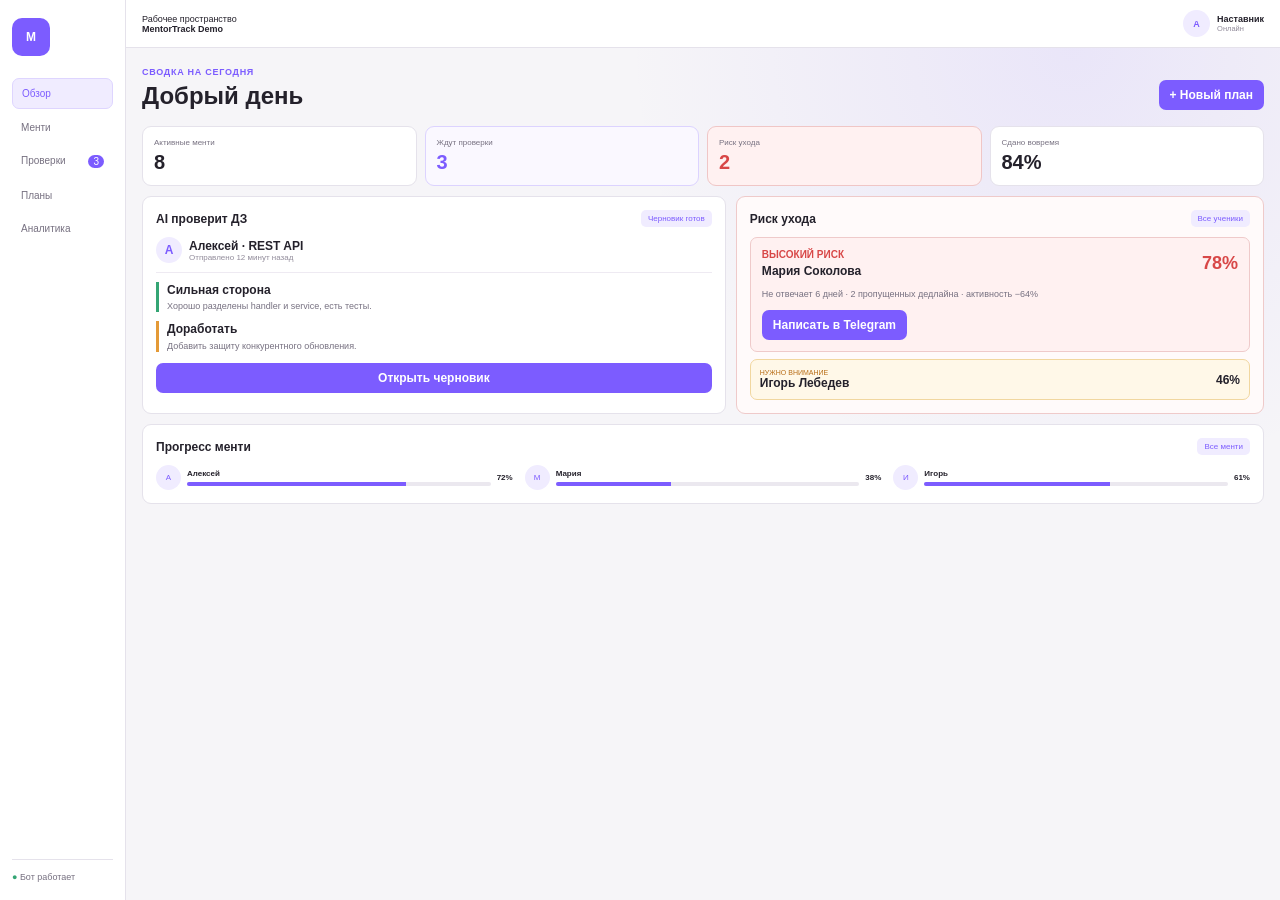
<file: templates/product_demo.html>
<!doctype html>
<html lang="ru">
<head>
  <meta charset="utf-8" />
  <meta name="viewport" content="width=device-width, initial-scale=1" />
  <title>MentorTrack Demo</title>
  <style>
    * { box-sizing: border-box; }
    html, body { min-width: 920px; min-height: 440px; }
    body { margin: 0; color: #24212b; background: #f6f5f8; font: 12px Arial, sans-serif; overflow: hidden; }
    .app { display: grid; min-height: 100vh; grid-template-columns: 126px 1fr; }
    aside { display: flex; padding: 18px 12px; flex-direction: column; background: #fff; border-right: 1px solid #e5e2eb; }
    .logo { display: grid; width: 38px; height: 38px; margin-bottom: 22px; place-items: center; color: #fff; background: #7c5cff; border-radius: 10px; font-weight: 800; }
    nav { display: grid; gap: 4px; color: #777181; font-size: 10px; }
    nav span { padding: 9px; border-radius: 7px; }
    nav .active { color: #7c5cff; background: #f0ecff; border: 1px solid #ded5ff; }
    nav i { float: right; padding: 1px 5px; color: #fff; background: #7c5cff; border-radius: 10px; font-style: normal; }
    .online { margin-top: auto; padding-top: 12px; border-top: 1px solid #e5e2eb; color: #777181; font-size: 9px; }
    .online b { color: #34a574; }
    .workspace { min-width: 0; }
    .topline { display: flex; height: 48px; padding: 0 16px; align-items: center; justify-content: space-between; background: #fff; border-bottom: 1px solid #e5e2eb; font-size: 9px; }
    .topline small { display: block; color: #918b9a; }
    .mentor { display: flex; gap: 7px; align-items: center; }
    .mentor i { display: grid; width: 27px; height: 27px; place-items: center; color: #7c5cff; background: #f0ecff; border-radius: 50%; font-style: normal; font-weight: 700; }
    main { padding: 16px; background: radial-gradient(circle at 82% 0%, rgba(124,92,255,.1), transparent 42%); }
    main header { display: flex; align-items: end; justify-content: space-between; }
    header small { color: #7c5cff; font-size: 9px; font-weight: 700; text-transform: uppercase; letter-spacing: .08em; }
    h1 { margin: 4px 0 0; font-size: 24px; }
    button { padding: 8px 11px; border: 0; color: #fff; background: #7c5cff; border-radius: 7px; font: inherit; font-weight: 700; }
    .stats { display: grid; grid-template-columns: repeat(4, 1fr); gap: 8px; margin-top: 16px; }
    .stat { padding: 11px; background: #fff; border: 1px solid #e5e2eb; border-radius: 9px; }
    .stat small, .stat strong { display: block; }
    .stat small { color: #777181; font-size: 8px; }
    .stat strong { margin-top: 4px; font-size: 20px; }
    .stat.purple { background: #faf8ff; border-color: #dcd3ff; }
    .stat.purple strong { color: #7c5cff; }
    .stat.danger { background: #fff1f1; border-color: #f0c6c6; }
    .stat.danger strong { color: #d84747; }
    .cards { display: grid; grid-template-columns: 1.05fr .95fr; gap: 10px; margin-top: 10px; }
    section { padding: 13px; background: #fff; border: 1px solid #e5e2eb; border-radius: 9px; }
    .section-head { display: flex; align-items: center; justify-content: space-between; margin-bottom: 10px; }
    .pill { padding: 4px 7px; color: #7c5cff; background: #f0ecff; border-radius: 5px; font-size: 8px; }
    .student { display: flex; gap: 7px; padding-bottom: 9px; align-items: center; border-bottom: 1px solid #eeeaf2; }
    .avatar { display: grid; width: 26px; height: 26px; place-items: center; color: #7c5cff; background: #f0ecff; border-radius: 50%; font-weight: 700; }
    .student small { display: block; color: #918b9a; font-size: 8px; }
    .feedback { margin-top: 9px; padding-left: 8px; border-left: 3px solid #34a574; line-height: 1.35; }
    .feedback.warn { border-color: #e49a37; }
    .feedback b { display: block; margin-bottom: 2px; }
    .feedback p { margin: 0; color: #777181; font-size: 9px; }
    section > button { width: 100%; margin-top: 11px; }
    .risk { background: #fffafa; border-color: #efcaca; }
    .risk-score { color: #d84747; font-size: 18px; }
    .risk-box { padding: 11px; background: #fff1f1; border: 1px solid #efcaca; border-radius: 7px; }
    .risk-box .section-head span small { display: block; color: #d84747; font-weight: 700; }
    .risk-box .section-head span strong { display: block; margin-top: 4px; }
    .risk-box p { margin: 7px 0 0; color: #777181; font-size: 9px; line-height: 1.35; }
    .risk-box button { margin-top: 10px; }
    .secondary-risk { display: flex; margin-top: 7px; padding: 9px; align-items: center; justify-content: space-between; background: #fff8e8; border: 1px solid #f1d79f; border-radius: 7px; }
    .secondary-risk small { display: block; color: #b86d16; font-size: 7px; }
    .progress-card { margin-top: 10px; }
    .progress-grid { display: grid; grid-template-columns: repeat(3, 1fr); gap: 12px; }
    .person { display: grid; grid-template-columns: 25px 1fr auto; gap: 6px; align-items: center; font-size: 8px; }
    .person i { display: grid; width: 25px; height: 25px; place-items: center; color: #7c5cff; background: #f0ecff; border-radius: 50%; font-style: normal; }
    .bar { display: block; height: 4px; margin-top: 4px; overflow: hidden; background: #ebe8ef; border-radius: 3px; }
    .bar u { display: block; height: 100%; background: #7c5cff; text-decoration: none; }
  </style>
</head>
<body>
  <div class="app">
    <aside>
      <div class="logo">M</div>
      <nav>
        <span class="active">Обзор</span>
        <span>Менти</span>
        <span>Проверки <i>3</i></span>
        <span>Планы</span>
        <span>Аналитика</span>
      </nav>
      <div class="online"><b>●</b> Бот работает</div>
    </aside>
    <div class="workspace">
      <div class="topline">
        <span>Рабочее пространство<br><b>MentorTrack Demo</b></span>
        <span class="mentor"><i>А</i><span><b>Наставник</b><small>Онлайн</small></span></span>
      </div>
      <main>
        <header>
          <div><small>Сводка на сегодня</small><h1>Добрый день</h1></div>
          <button>+ Новый план</button>
        </header>
        <div class="stats">
          <div class="stat"><small>Активные менти</small><strong>8</strong></div>
          <div class="stat purple"><small>Ждут проверки</small><strong>3</strong></div>
          <div class="stat danger"><small>Риск ухода</small><strong>2</strong></div>
          <div class="stat"><small>Сдано вовремя</small><strong>84%</strong></div>
        </div>
        <div class="cards">
          <section>
            <div class="section-head"><strong>AI проверит ДЗ</strong><span class="pill">Черновик готов</span></div>
            <div class="student"><span class="avatar">А</span><span><b>Алексей · REST API</b><small>Отправлено 12 минут назад</small></span></div>
            <div class="feedback"><b>Сильная сторона</b><p>Хорошо разделены handler и service, есть тесты.</p></div>
            <div class="feedback warn"><b>Доработать</b><p>Добавить защиту конкурентного обновления.</p></div>
            <button>Открыть черновик</button>
          </section>
          <section class="risk">
            <div class="section-head"><strong>Риск ухода</strong><span class="pill">Все ученики</span></div>
            <div class="risk-box">
              <div class="section-head"><span><small>ВЫСОКИЙ РИСК</small><strong>Мария Соколова</strong></span><b class="risk-score">78%</b></div>
              <p>Не отвечает 6 дней · 2 пропущенных дедлайна · активность −64%</p>
              <button>Написать в Telegram</button>
            </div>
            <div class="secondary-risk"><span><small>НУЖНО ВНИМАНИЕ</small><b>Игорь Лебедев</b></span><b>46%</b></div>
          </section>
        </div>
        <section class="progress-card">
          <div class="section-head"><strong>Прогресс менти</strong><span class="pill">Все менти</span></div>
          <div class="progress-grid">
            <div class="person"><i>А</i><span><b>Алексей</b><span class="bar"><u style="width:72%"></u></span></span><b>72%</b></div>
            <div class="person"><i>М</i><span><b>Мария</b><span class="bar"><u style="width:38%"></u></span></span><b>38%</b></div>
            <div class="person"><i>И</i><span><b>Игорь</b><span class="bar"><u style="width:61%"></u></span></span><b>61%</b></div>
          </div>
        </section>
      </main>
    </div>
  </div>
</body>
</html>
</file>
